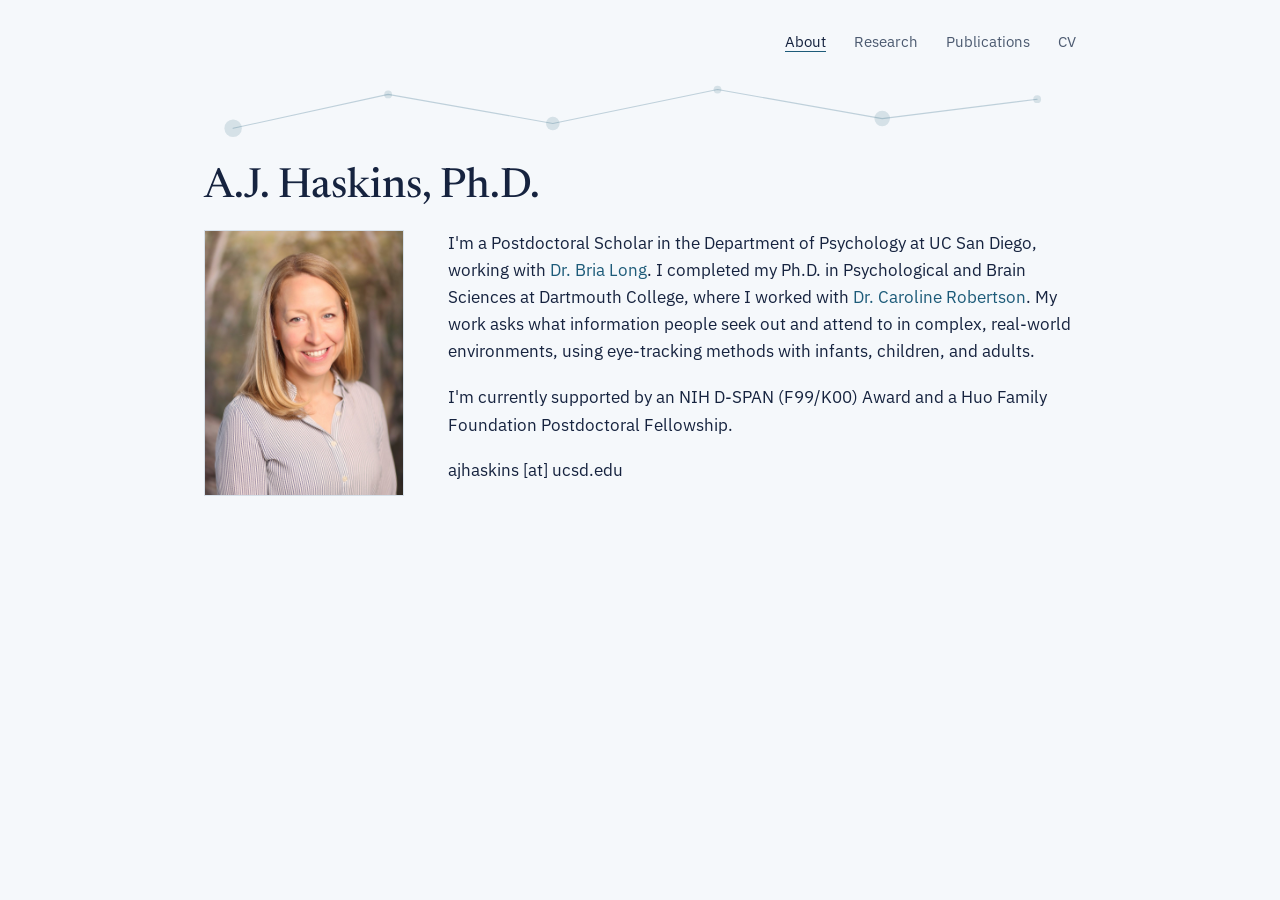
<file: index.html>
<!DOCTYPE html>
<html lang="en">
<head>
<meta charset="UTF-8">
<meta name="viewport" content="width=device-width, initial-scale=1.0">
<title>A.J. Haskins</title>
<meta name="description" content="A.J. Haskins, Ph.D. — Postdoctoral Scholar at UC San Diego studying naturalistic visual attention.">
<link rel="preconnect" href="https://fonts.googleapis.com">
<link rel="preconnect" href="https://fonts.gstatic.com" crossorigin>
<link href="https://fonts.googleapis.com/css2?family=Newsreader:ital,opsz,wght@0,6..72,400..500;1,6..72,400..500&family=IBM+Plex+Sans:wght@400;500;600&display=swap" rel="stylesheet">
<link rel="stylesheet" href="css/style.css?v=3">
</head>
<body>

<nav class="site-nav site-nav--home">
  <ul>
    <li><a href="index.html" aria-current="page">About</a></li>
    <li><a href="research.html">Research</a></li>
    <li><a href="publications.html">Publications</a></li>
    <li><a href="cv.html">CV</a></li>
  </ul>
</nav>

<main class="page">
  <div class="hero">

    <!-- Faint scanpath graphic: a stylized eye-tracking trace running
         across the gap between the nav and the title, drawn once on
         load. Purely decorative / behind the content. The viewBox
         aspect ratio matches its rendered box (see CSS) so the
         fixation circles scale uniformly instead of stretching into
         ellipses. -->
    <svg class="scanpath" viewBox="0 0 900 81" aria-hidden="true">
      <circle class="fix" cx="30" cy="55" r="9"></circle>
      <circle class="fix" cx="190" cy="20" r="4"></circle>
      <circle class="fix" cx="360" cy="50" r="7"></circle>
      <circle class="fix" cx="530" cy="15" r="4"></circle>
      <circle class="fix" cx="700" cy="45" r="8"></circle>
      <circle class="fix" cx="860" cy="25" r="4"></circle>
      <path d="M30,55 L190,20 L360,50 L530,15 L700,45 L860,25"></path>
    </svg>

    <h1>A.J. Haskins, Ph.D.</h1>

    <div class="hero-grid">
      <div class="hero-photo">
        <img src="images/headshot.jpg" alt="Portrait of A.J. Haskins" width="900" height="1200">
      </div>

      <div class="hero-text">
        <p>I'm a Postdoctoral Scholar in the Department of Psychology at UC San Diego, working with <a href="https://www.vislearnlab.org/">Dr. Bria Long</a>. I completed my Ph.D. in Psychological and Brain Sciences at Dartmouth College, where I worked with <a href="https://www.robertsonlab.com/">Dr. Caroline Robertson</a>. My work asks what information people seek out and attend to in complex, real-world environments, using eye-tracking methods with infants, children, and adults.</p>

        <p>I'm currently supported by an NIH D-SPAN (F99/K00) Award and a Huo Family Foundation Postdoctoral Fellowship.</p>

        <p>
          ajhaskins [at] ucsd.edu
        </p>
      </div>
    </div>
  </div>
</main>

</body>
</html>
</file>
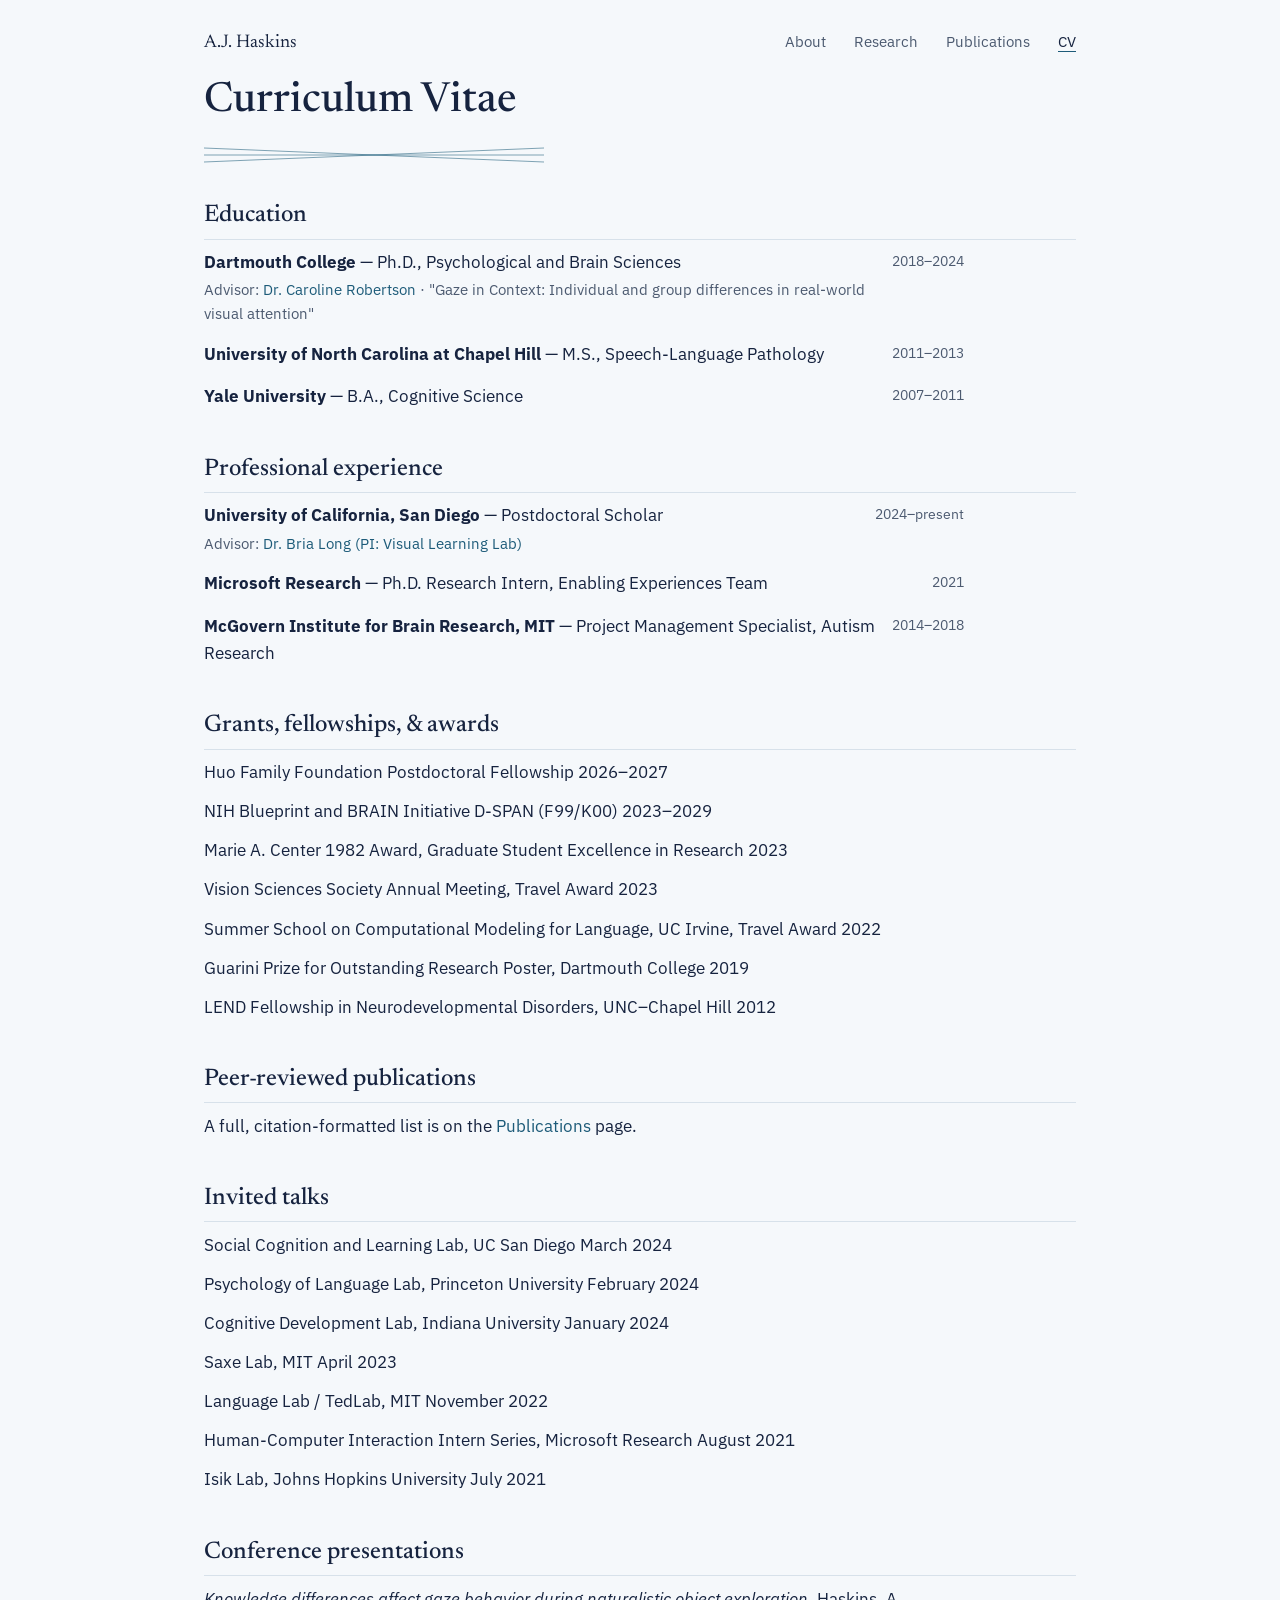
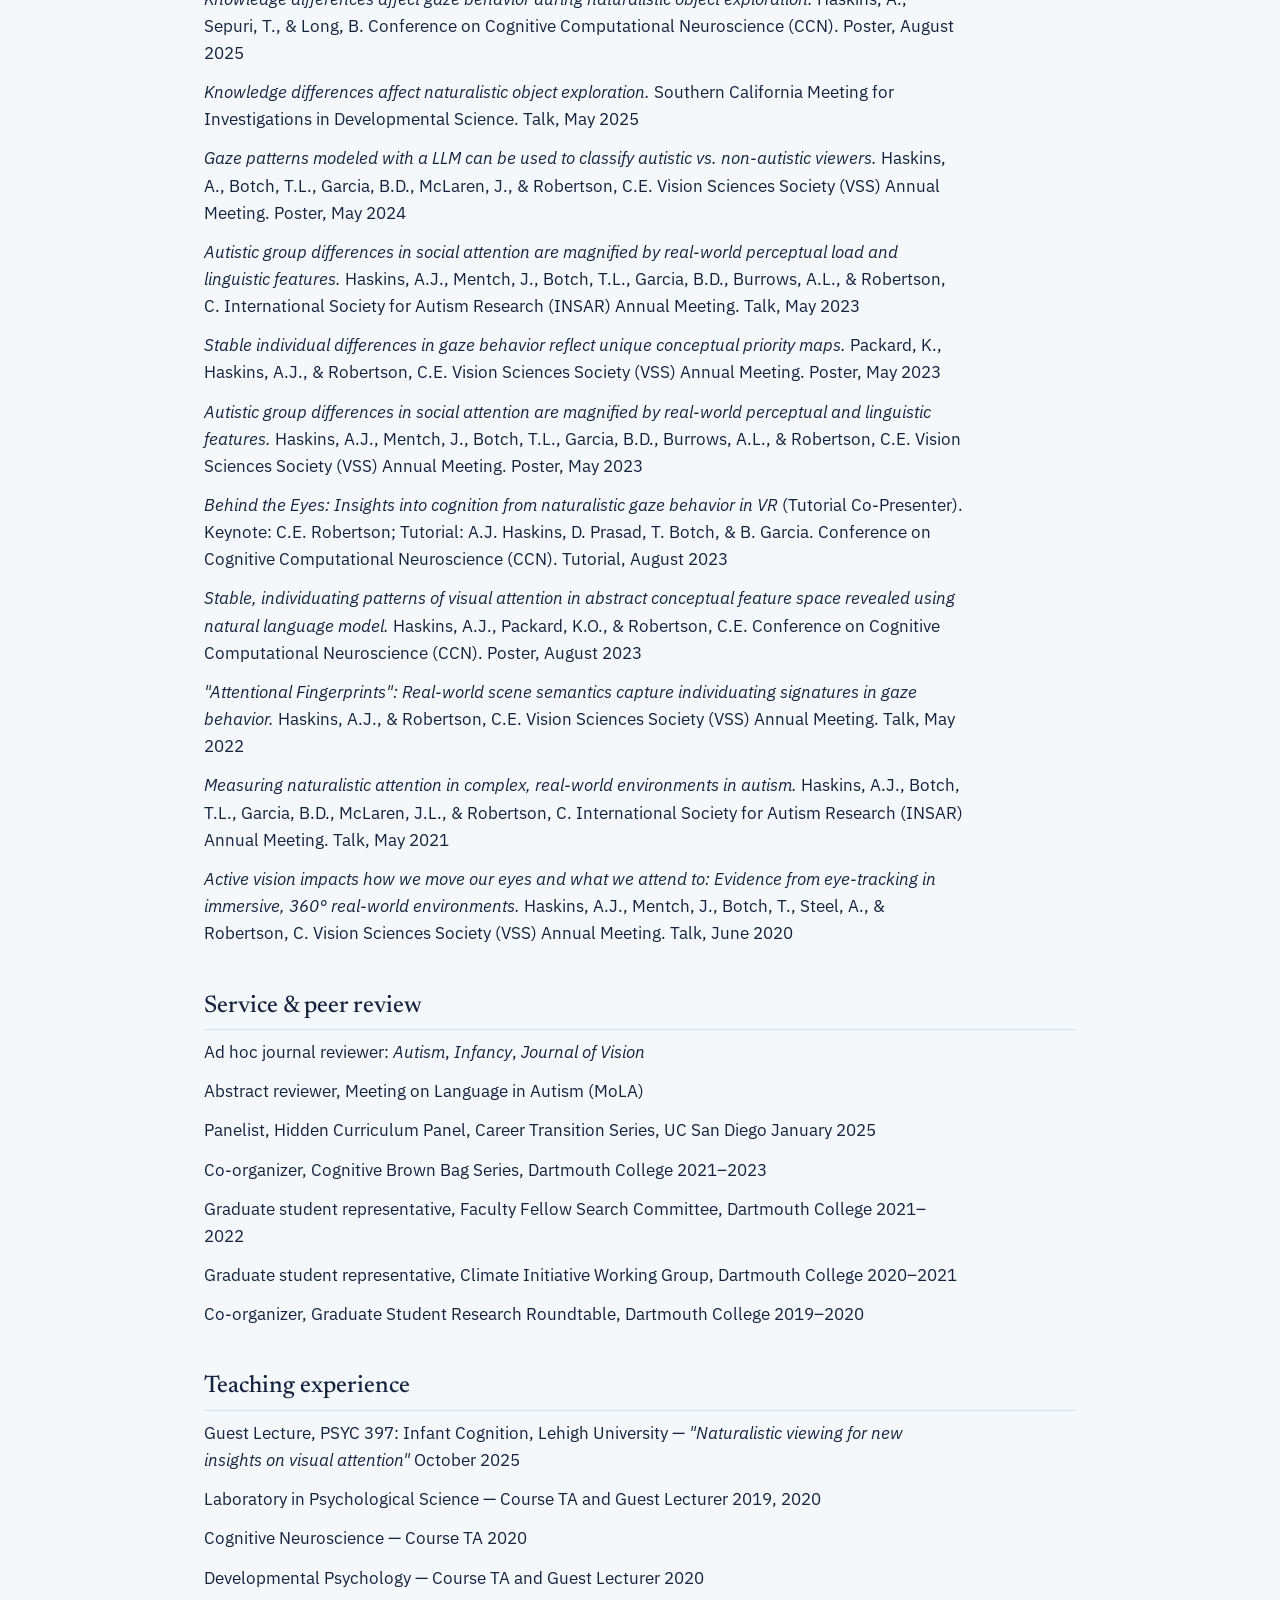
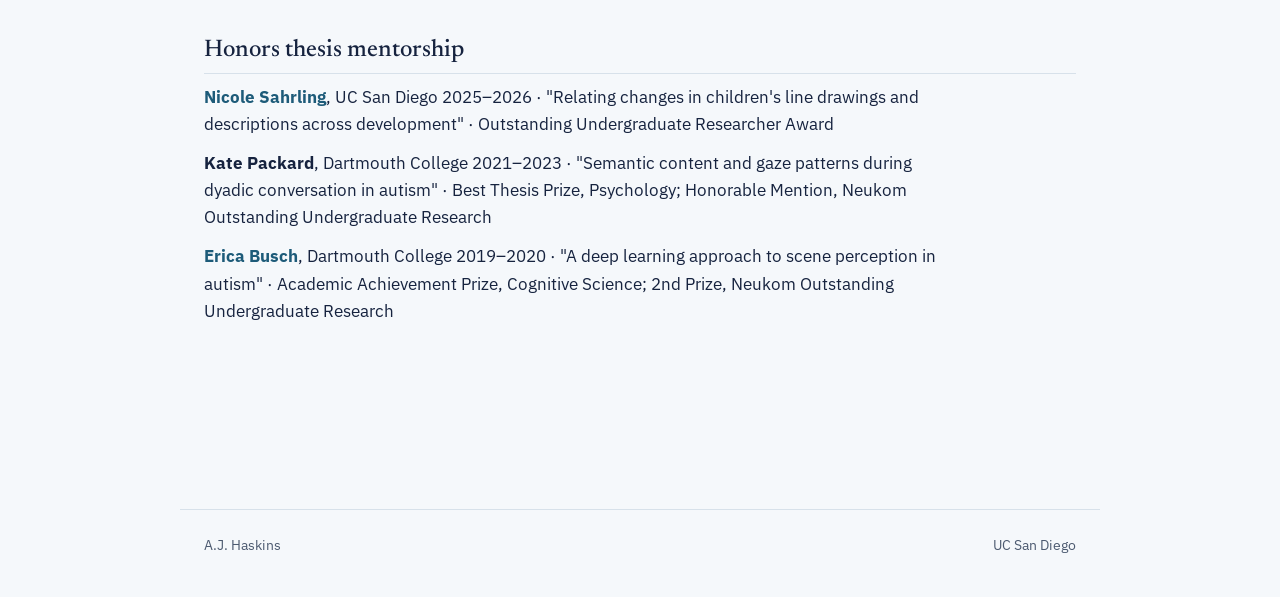
<file: cv.html>
<!DOCTYPE html>
<html lang="en">
<head>
<meta charset="UTF-8">
<meta name="viewport" content="width=device-width, initial-scale=1.0">
<title>CV — A.J. Haskins</title>
<link rel="preconnect" href="https://fonts.googleapis.com">
<link rel="preconnect" href="https://fonts.gstatic.com" crossorigin>
<link href="https://fonts.googleapis.com/css2?family=Newsreader:ital,opsz,wght@0,6..72,400..500;1,6..72,400..500&family=IBM+Plex+Sans:wght@400;500;600&display=swap" rel="stylesheet">
<link rel="stylesheet" href="css/style.css?v=3">
</head>
<body>

<nav class="site-nav">
  <a class="name" href="index.html">A.J. Haskins</a>
  <ul>
    <li><a href="index.html">About</a></li>
    <li><a href="research.html">Research</a></li>
    <li><a href="publications.html">Publications</a></li>
    <li><a href="cv.html" aria-current="page">CV</a></li>
  </ul>
</nav>

<main class="page">
  <h1>Curriculum Vitae</h1>

  <svg class="converge-divider" viewBox="0 0 340 20" aria-hidden="true">
    <path d="M0,3 L170,10 L340,17"></path>
    <path d="M0,10 L170,10 L340,3"></path>
    <path d="M0,17 L170,10 L340,10"></path>
  </svg>

  <div class="cv-section">
    <h2>Education</h2>
    <div class="cv-entry">
      <span class="desc"><strong>Dartmouth College</strong> — Ph.D., Psychological and Brain Sciences<span class="sub">Advisor: <a href="https://www.robertsonlab.com/">Dr. Caroline Robertson</a> · "Gaze in Context: Individual and group differences in real-world visual attention"</span></span>
      <span class="years">2018–2024</span>
    </div>
    <div class="cv-entry">
      <span class="desc"><strong>University of North Carolina at Chapel Hill</strong> — M.S., Speech-Language Pathology</span>
      <span class="years">2011–2013</span>
    </div>
    <div class="cv-entry">
      <span class="desc"><strong>Yale University</strong> — B.A., Cognitive Science</span>
      <span class="years">2007–2011</span>
    </div>
  </div>

  <div class="cv-section">
    <h2>Professional experience</h2>
    <div class="cv-entry">
      <span class="desc"><strong>University of California, San Diego</strong> — Postdoctoral Scholar<span class="sub">Advisor: <a href="https://www.vislearnlab.org/">Dr. Bria Long (PI: Visual Learning Lab)</a></span></span>
      <span class="years">2024–present</span>
    </div>
    <div class="cv-entry">
      <span class="desc"><strong>Microsoft Research</strong> — Ph.D. Research Intern, Enabling Experiences Team</span>
      <span class="years">2021</span>
    </div>
    <div class="cv-entry">
      <span class="desc"><strong>McGovern Institute for Brain Research, MIT</strong> — Project Management Specialist, Autism Research</span>
      <span class="years">2014–2018</span>
    </div>
  </div>

  <div class="cv-section">
    <h2>Grants, fellowships, &amp; awards</h2>
    <ul class="cv-list-plain">
      <li>Huo Family Foundation Postdoctoral Fellowship <span class="sub">2026–2027</span></li>
      <li>NIH Blueprint and BRAIN Initiative D-SPAN (F99/K00) <span class="sub">2023–2029</span></li>
      <li>Marie A. Center 1982 Award, Graduate Student Excellence in Research <span class="sub">2023</span></li>
      <li>Vision Sciences Society Annual Meeting, Travel Award <span class="sub">2023</span></li>
      <li>Summer School on Computational Modeling for Language, UC Irvine, Travel Award <span class="sub">2022</span></li>
      <li>Guarini Prize for Outstanding Research Poster, Dartmouth College <span class="sub">2019</span></li>
      <li>LEND Fellowship in Neurodevelopmental Disorders, UNC–Chapel Hill <span class="sub">2012</span></li>
    </ul>
  </div>

  <div class="cv-section">
    <h2>Peer-reviewed publications</h2>
    <p>A full, citation-formatted list is on the <a href="publications.html">Publications</a> page.</p>
  </div>

  <div class="cv-section">
    <h2>Invited talks</h2>
    <ul class="cv-list-plain">
      <li>Social Cognition and Learning Lab, UC San Diego <span class="sub">March 2024</span></li>
      <li>Psychology of Language Lab, Princeton University <span class="sub">February 2024</span></li>
      <li>Cognitive Development Lab, Indiana University <span class="sub">January 2024</span></li>
      <li>Saxe Lab, MIT <span class="sub">April 2023</span></li>
      <li>Language Lab / TedLab, MIT <span class="sub">November 2022</span></li>
      <li>Human-Computer Interaction Intern Series, Microsoft Research <span class="sub">August 2021</span></li>
      <li>Isik Lab, Johns Hopkins University <span class="sub">July 2021</span></li>
    </ul>
  </div>

  <div class="cv-section">
    <h2>Conference presentations</h2>
    <ul class="cv-list-plain">
      <li><em>Knowledge differences affect gaze behavior during naturalistic object exploration.</em> Haskins, A., Sepuri, T., &amp; Long, B. Conference on Cognitive Computational Neuroscience (CCN). <span class="sub">Poster, August 2025</span></li>
      <li><em>Knowledge differences affect naturalistic object exploration.</em> Southern California Meeting for Investigations in Developmental Science. <span class="sub">Talk, May 2025</span></li>
      <li><em>Gaze patterns modeled with a LLM can be used to classify autistic vs. non-autistic viewers.</em> Haskins, A., Botch, T.L., Garcia, B.D., McLaren, J., &amp; Robertson, C.E. Vision Sciences Society (VSS) Annual Meeting. <span class="sub">Poster, May 2024</span></li>
      <li><em>Autistic group differences in social attention are magnified by real-world perceptual load and linguistic features.</em> Haskins, A.J., Mentch, J., Botch, T.L., Garcia, B.D., Burrows, A.L., &amp; Robertson, C. International Society for Autism Research (INSAR) Annual Meeting. <span class="sub">Talk, May 2023</span></li>
      <li><em>Stable individual differences in gaze behavior reflect unique conceptual priority maps.</em> Packard, K., Haskins, A.J., &amp; Robertson, C.E. Vision Sciences Society (VSS) Annual Meeting. <span class="sub">Poster, May 2023</span></li>
      <li><em>Autistic group differences in social attention are magnified by real-world perceptual and linguistic features.</em> Haskins, A.J., Mentch, J., Botch, T.L., Garcia, B.D., Burrows, A.L., &amp; Robertson, C.E. Vision Sciences Society (VSS) Annual Meeting. <span class="sub">Poster, May 2023</span></li>
      <li><em>Behind the Eyes: Insights into cognition from naturalistic gaze behavior in VR</em> (Tutorial Co-Presenter). Keynote: C.E. Robertson; Tutorial: A.J. Haskins, D. Prasad, T. Botch, &amp; B. Garcia. Conference on Cognitive Computational Neuroscience (CCN). <span class="sub">Tutorial, August 2023</span></li>
      <li><em>Stable, individuating patterns of visual attention in abstract conceptual feature space revealed using natural language model.</em> Haskins, A.J., Packard, K.O., &amp; Robertson, C.E. Conference on Cognitive Computational Neuroscience (CCN). <span class="sub">Poster, August 2023</span></li>
      <li><em>"Attentional Fingerprints": Real-world scene semantics capture individuating signatures in gaze behavior.</em> Haskins, A.J., &amp; Robertson, C.E. Vision Sciences Society (VSS) Annual Meeting. <span class="sub">Talk, May 2022</span></li>
      <li><em>Measuring naturalistic attention in complex, real-world environments in autism.</em> Haskins, A.J., Botch, T.L., Garcia, B.D., McLaren, J.L., &amp; Robertson, C. International Society for Autism Research (INSAR) Annual Meeting. <span class="sub">Talk, May 2021</span></li>
      <li><em>Active vision impacts how we move our eyes and what we attend to: Evidence from eye-tracking in immersive, 360° real-world environments.</em> Haskins, A.J., Mentch, J., Botch, T., Steel, A., &amp; Robertson, C. Vision Sciences Society (VSS) Annual Meeting. <span class="sub">Talk, June 2020</span></li>
    </ul>
  </div>

  <div class="cv-section">
    <h2>Service &amp; peer review</h2>
    <ul class="cv-list-plain">
      <li>Ad hoc journal reviewer: <em>Autism</em>, <em>Infancy</em>, <em>Journal of Vision</em></li>
      <li>Abstract reviewer, Meeting on Language in Autism (MoLA)</li>
      <li>Panelist, Hidden Curriculum Panel, Career Transition Series, UC San Diego <span class="sub">January 2025</span></li>
      <li>Co-organizer, Cognitive Brown Bag Series, Dartmouth College <span class="sub">2021–2023</span></li>
      <li>Graduate student representative, Faculty Fellow Search Committee, Dartmouth College <span class="sub">2021–2022</span></li>
      <li>Graduate student representative, Climate Initiative Working Group, Dartmouth College <span class="sub">2020–2021</span></li>
      <li>Co-organizer, Graduate Student Research Roundtable, Dartmouth College <span class="sub">2019–2020</span></li>
    </ul>
  </div>

  <div class="cv-section">
    <h2>Teaching experience</h2>
    <ul class="cv-list-plain">
      <li>Guest Lecture, PSYC 397: Infant Cognition, Lehigh University — <em>"Naturalistic viewing for new insights on visual attention"</em> <span class="sub">October 2025</span></li>
      <li>Laboratory in Psychological Science — Course TA and Guest Lecturer <span class="sub">2019, 2020</span></li>
      <li>Cognitive Neuroscience — Course TA <span class="sub">2020</span></li>
      <li>Developmental Psychology — Course TA and Guest Lecturer <span class="sub">2020</span></li>
    </ul>
  </div>

  <div class="cv-section">
    <h2>Honors thesis mentorship</h2>
    <ul class="cv-list-plain">
      <li><strong><a href="https://nicolesahrling.github.io/">Nicole Sahrling</a></strong>, UC San Diego <span class="sub">2025–2026 · "Relating changes in children's line drawings and descriptions across development" · Outstanding Undergraduate Researcher Award</span></li>
      <li><strong>Kate Packard</strong>, Dartmouth College <span class="sub">2021–2023 · "Semantic content and gaze patterns during dyadic conversation in autism" · Best Thesis Prize, Psychology; Honorable Mention, Neukom Outstanding Undergraduate Research</span></li>
      <li><strong><a href="https://ericabusch.github.io/">Erica Busch</a></strong>, Dartmouth College <span class="sub">2019–2020 · "A deep learning approach to scene perception in autism" · Academic Achievement Prize, Cognitive Science; 2nd Prize, Neukom Outstanding Undergraduate Research</span></li>
    </ul>
  </div>

</main>

<footer class="site-footer">
  <span>A.J. Haskins</span>
  <span>UC San Diego</span>
</footer>

</body>
</html>
</file>
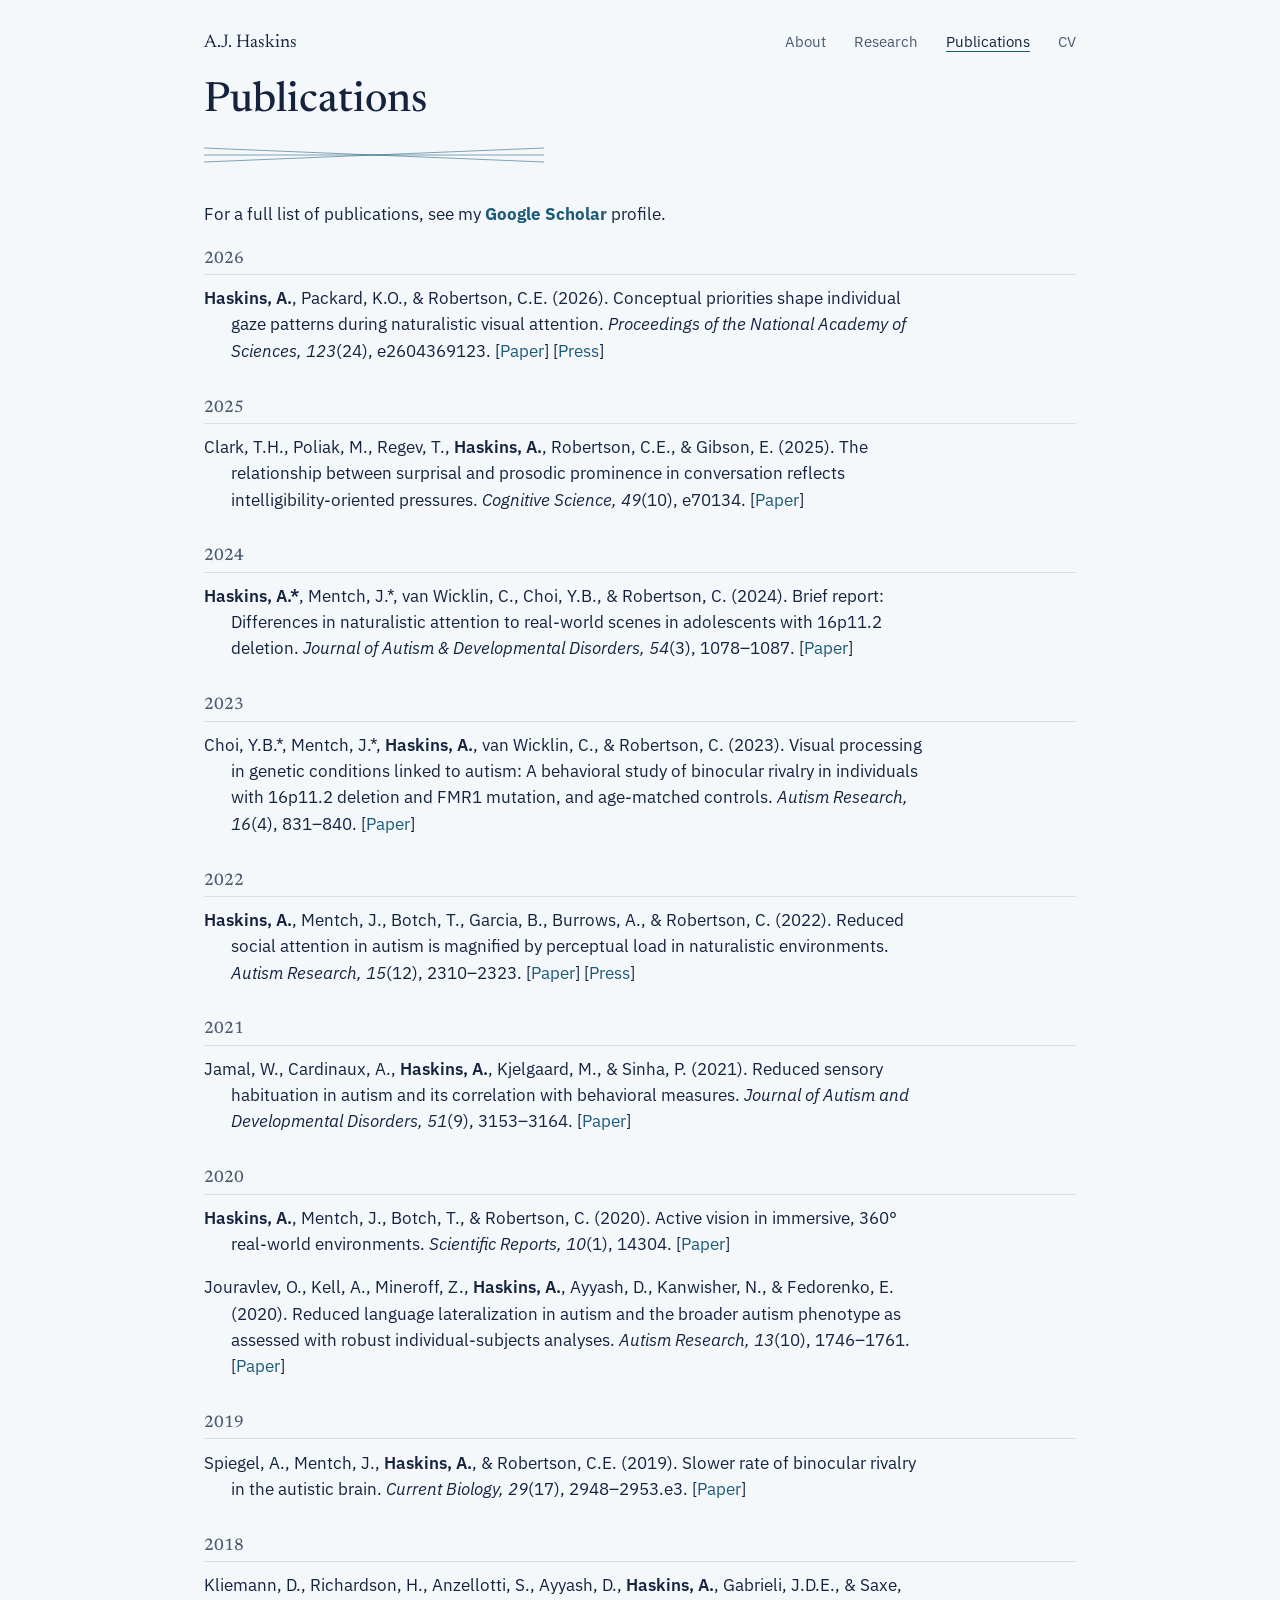
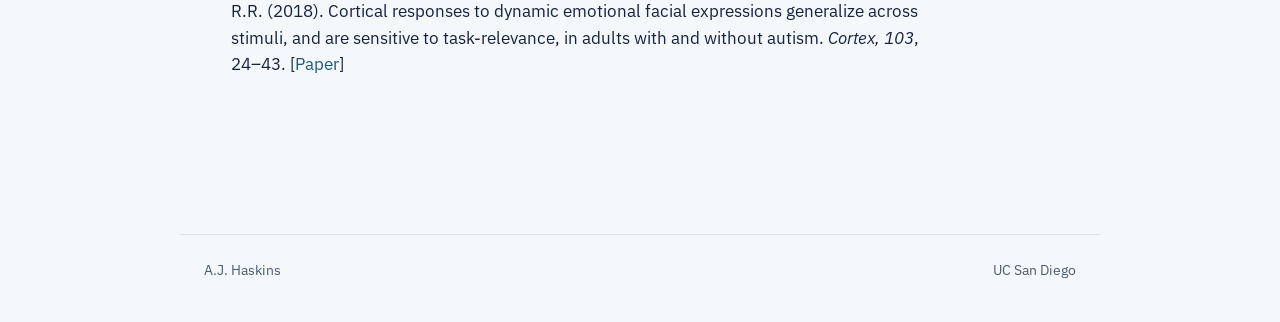
<file: publications.html>
<!DOCTYPE html>
<html lang="en">
<head>
<meta charset="UTF-8">
<meta name="viewport" content="width=device-width, initial-scale=1.0">
<title>Publications — A.J. Haskins</title>
<link rel="preconnect" href="https://fonts.googleapis.com">
<link rel="preconnect" href="https://fonts.gstatic.com" crossorigin>
<link href="https://fonts.googleapis.com/css2?family=Newsreader:ital,opsz,wght@0,6..72,400..500;1,6..72,400..500&family=IBM+Plex+Sans:wght@400;500;600&display=swap" rel="stylesheet">
<link rel="stylesheet" href="css/style.css?v=3">
</head>
<body>

<nav class="site-nav">
  <a class="name" href="index.html">A.J. Haskins</a>
  <ul>
    <li><a href="index.html">About</a></li>
    <li><a href="research.html">Research</a></li>
    <li><a href="publications.html" aria-current="page">Publications</a></li>
    <li><a href="cv.html">CV</a></li>
  </ul>
</nav>

<main class="page">
  <h1>Publications</h1>

  <svg class="converge-divider" viewBox="0 0 340 20" aria-hidden="true">
    <path d="M0,3 L170,10 L340,17"></path>
    <path d="M0,10 L170,10 L340,3"></path>
    <path d="M0,17 L170,10 L340,10"></path>
  </svg>

  <p>For a full list of publications, see my <a href="https://scholar.google.com/citations?user=YS5JJkMAAAAJ&hl=en"><strong>Google Scholar</strong></a> profile.</p>

  <h2 class="pub-year">2026</h2>
  <ul class="pub-list">
    <li><span class="me">Haskins, A.</span>, Packard, K.O., &amp; Robertson, C.E. (2026). Conceptual priorities shape individual gaze patterns during naturalistic visual attention. <span class="venue">Proceedings of the National Academy of Sciences, 123</span>(24), e2604369123. [<a href="https://www.pnas.org/doi/10.1073/pnas.2604369123">Paper</a>] [<a href="https://fas.dartmouth.edu/news/2026/06/your-gaze-has-signature">Press</a>]</li>
  </ul>

  <h2 class="pub-year">2025</h2>
  <ul class="pub-list">
    <li>Clark, T.H., Poliak, M., Regev, T., <span class="me">Haskins, A.</span>, Robertson, C.E., &amp; Gibson, E. (2025). The relationship between surprisal and prosodic prominence in conversation reflects intelligibility-oriented pressures. <span class="venue">Cognitive Science, 49</span>(10), e70134. [<a href="https://onlinelibrary.wiley.com/doi/full/10.1111/cogs.70134">Paper</a>]</li>
  </ul>

  <h2 class="pub-year">2024</h2>
  <ul class="pub-list">
    <li><span class="me">Haskins, A.*</span>, Mentch, J.*, van Wicklin, C., Choi, Y.B., &amp; Robertson, C. (2024). Brief report: Differences in naturalistic attention to real-world scenes in adolescents with 16p11.2 deletion. <span class="venue">Journal of Autism &amp; Developmental Disorders, 54</span>(3), 1078–1087. [<a href="https://link.springer.com/article/10.1007/s10803-022-05850-2">Paper</a>]</li>
  </ul>

  <h2 class="pub-year">2023</h2>
  <ul class="pub-list">
    <li>Choi, Y.B.*, Mentch, J.*, <span class="me">Haskins, A.</span>, van Wicklin, C., &amp; Robertson, C. (2023). Visual processing in genetic conditions linked to autism: A behavioral study of binocular rivalry in individuals with 16p11.2 deletion and FMR1 mutation, and age-matched controls. <span class="venue">Autism Research, 16</span>(4), 831–840. [<a href="https://onlinelibrary.wiley.com/doi/abs/10.1002/aur.2901">Paper</a>]</li>
  </ul>

  <h2 class="pub-year">2022</h2>
  <ul class="pub-list">
    <li><span class="me">Haskins, A.</span>, Mentch, J., Botch, T., Garcia, B., Burrows, A., &amp; Robertson, C. (2022). Reduced social attention in autism is magnified by perceptual load in naturalistic environments. <span class="venue">Autism Research, 15</span>(12), 2310–2323. [<a href="https://onlinelibrary.wiley.com/doi/full/10.1002/aur.2829">Paper</a>] [<a href="https://www.thetransmitter.org/spectrum/virtual-reality-system-tracks-eye-gaze-in-real-world-settings/">Press</a>]</li>
  </ul>

  <h2 class="pub-year">2021</h2>
  <ul class="pub-list">
    <li>Jamal, W., Cardinaux, A., <span class="me">Haskins, A.</span>, Kjelgaard, M., &amp; Sinha, P. (2021). Reduced sensory habituation in autism and its correlation with behavioral measures. <span class="venue">Journal of Autism and Developmental Disorders, 51</span>(9), 3153–3164. [<a href="https://link.springer.com/article/10.1007/s10803-020-04780-1">Paper</a>]</li>
  </ul>

  <h2 class="pub-year">2020</h2>
  <ul class="pub-list">
    <li><span class="me">Haskins, A.</span>, Mentch, J., Botch, T., &amp; Robertson, C. (2020). Active vision in immersive, 360° real-world environments. <span class="venue">Scientific Reports, 10</span>(1), 14304. [<a href="https://www.nature.com/articles/s41598-020-71125-4">Paper</a>]</li>
    <li>Jouravlev, O., Kell, A., Mineroff, Z., <span class="me">Haskins, A.</span>, Ayyash, D., Kanwisher, N., &amp; Fedorenko, E. (2020). Reduced language lateralization in autism and the broader autism phenotype as assessed with robust individual-subjects analyses. <span class="venue">Autism Research, 13</span>(10), 1746–1761. [<a href="https://onlinelibrary.wiley.com/doi/abs/10.1002/aur.2393">Paper</a>]</li>
  </ul>

  <h2 class="pub-year">2019</h2>
  <ul class="pub-list">
    <li>Spiegel, A., Mentch, J., <span class="me">Haskins, A.</span>, &amp; Robertson, C.E. (2019). Slower rate of binocular rivalry in the autistic brain. <span class="venue">Current Biology, 29</span>(17), 2948–2953.e3. [<a href="https://www.cell.com/current-biology/fulltext/S0960-9822(19)30871-1">Paper</a>]</li>
  </ul>

  <h2 class="pub-year">2018</h2>
  <ul class="pub-list">
    <li>Kliemann, D., Richardson, H., Anzellotti, S., Ayyash, D., <span class="me">Haskins, A.</span>, Gabrieli, J.D.E., &amp; Saxe, R.R. (2018). Cortical responses to dynamic emotional facial expressions generalize across stimuli, and are sensitive to task-relevance, in adults with and without autism. <span class="venue">Cortex, 103</span>, 24–43. [<a href="https://www.sciencedirect.com/science/article/pii/S0010945218300443">Paper</a>]</li>
  </ul>

</main>

<footer class="site-footer">
  <span>A.J. Haskins</span>
  <span>UC San Diego</span>
</footer>

</body>
</html>
</file>
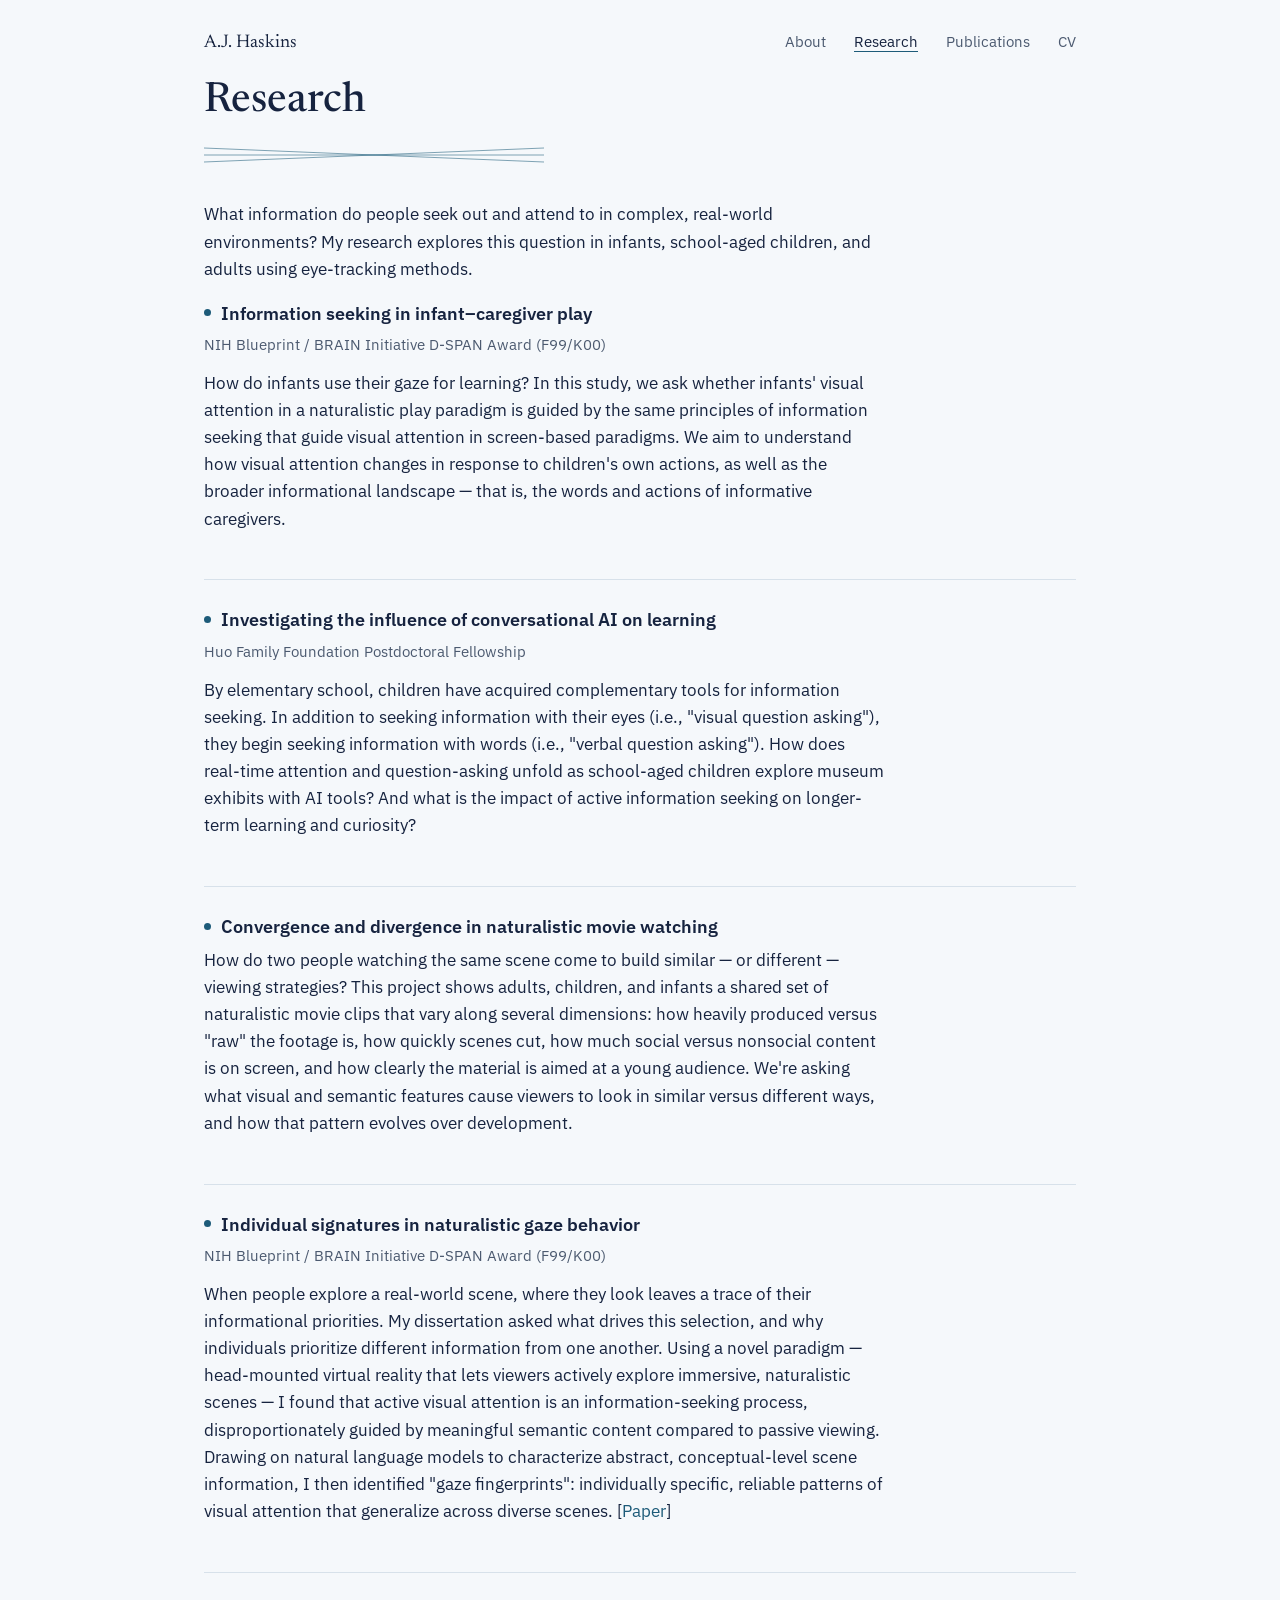
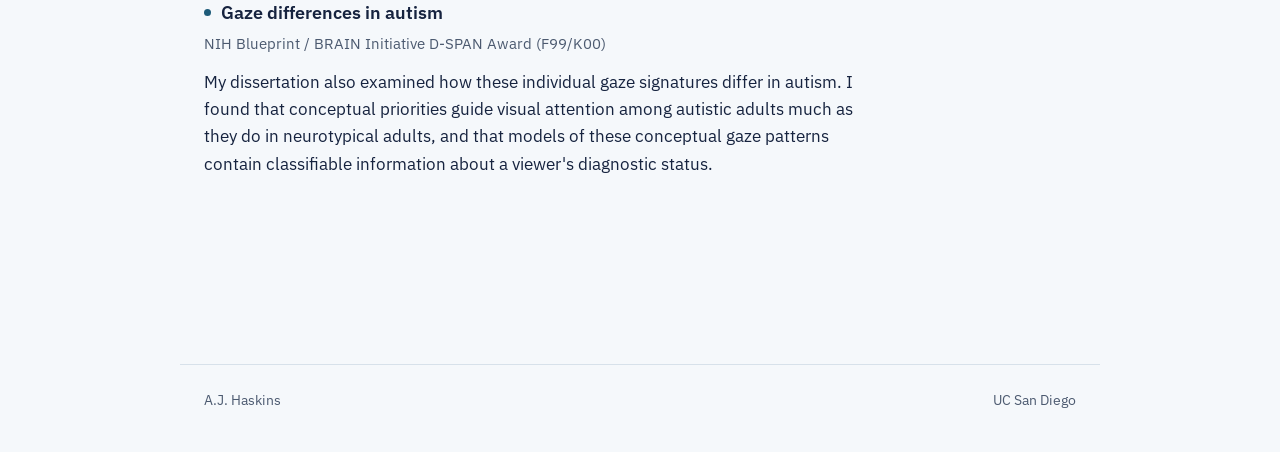
<file: research.html>
<!DOCTYPE html>
<html lang="en">
<head>
<meta charset="UTF-8">
<meta name="viewport" content="width=device-width, initial-scale=1.0">
<title>Research — A.J. Haskins</title>
<link rel="preconnect" href="https://fonts.googleapis.com">
<link rel="preconnect" href="https://fonts.gstatic.com" crossorigin>
<link href="https://fonts.googleapis.com/css2?family=Newsreader:ital,opsz,wght@0,6..72,400..500;1,6..72,400..500&family=IBM+Plex+Sans:wght@400;500;600&display=swap" rel="stylesheet">
<link rel="stylesheet" href="css/style.css?v=3">
</head>
<body>

<nav class="site-nav">
  <a class="name" href="index.html">A.J. Haskins</a>
  <ul>
    <li><a href="index.html">About</a></li>
    <li><a href="research.html" aria-current="page">Research</a></li>
    <li><a href="publications.html">Publications</a></li>
    <li><a href="cv.html">CV</a></li>
  </ul>
</nav>

<main class="page">
  <h1>Research</h1>

  <svg class="converge-divider" viewBox="0 0 340 20" aria-hidden="true">
    <path d="M0,3 L170,10 L340,17"></path>
    <path d="M0,10 L170,10 L340,3"></path>
    <path d="M0,17 L170,10 L340,10"></path>
  </svg>

  <p>What information do people seek out and attend to in complex, real-world environments? My research explores this question in infants, school-aged children, and adults using eye-tracking methods.</p>

  <section class="project">
    <h3><span class="project-marker"></span>Information seeking in infant–caregiver play</h3>
    <p class="funding">NIH Blueprint / BRAIN Initiative D-SPAN Award (F99/K00)</p>

    <p>How do infants use their gaze for learning? In this study, we ask whether infants' visual attention in a naturalistic play paradigm is guided by the same principles of information seeking that guide visual attention in screen-based paradigms. We aim to understand how visual attention changes in response to children's own actions, as well as the broader informational landscape — that is, the words and actions of informative caregivers.</p>
  </section>

  <section class="project">
    <h3><span class="project-marker"></span>Investigating the influence of conversational AI on learning</h3>
    <p class="funding">Huo Family Foundation Postdoctoral Fellowship</p>

    <p>By elementary school, children have acquired complementary tools for information seeking. In addition to seeking information with their eyes (i.e., "visual question asking"), they begin seeking information with words (i.e., "verbal question asking"). How does real-time attention and question-asking unfold as school-aged children explore museum exhibits with AI tools? And what is the impact of active information seeking on longer-term learning and curiosity?</p>
  </section>

  <section class="project">
    <h3><span class="project-marker"></span>Convergence and divergence in naturalistic movie watching</h3>

    <p>How do two people watching the same scene come to build similar — or different — viewing strategies? This project shows adults, children, and infants a shared set of naturalistic movie clips that vary along several dimensions: how heavily produced versus "raw" the footage is, how quickly scenes cut, how much social versus nonsocial content is on screen, and how clearly the material is aimed at a young audience. We're asking what visual and semantic features cause viewers to look in similar versus different ways, and how that pattern evolves over development.</p>
  </section>

  <section class="project">
    <h3><span class="project-marker"></span>Individual signatures in naturalistic gaze behavior</h3>
    <p class="funding">NIH Blueprint / BRAIN Initiative D-SPAN Award (F99/K00)</p>

    <p>When people explore a real-world scene, where they look leaves a trace of their informational priorities. My dissertation asked what drives this selection, and why individuals prioritize different information from one another. Using a novel paradigm — head-mounted virtual reality that lets viewers actively explore immersive, naturalistic scenes — I found that active visual attention is an information-seeking process, disproportionately guided by meaningful semantic content compared to passive viewing. Drawing on natural language models to characterize abstract, conceptual-level scene information, I then identified "gaze fingerprints": individually specific, reliable patterns of visual attention that generalize across diverse scenes. [<a href="https://www.pnas.org/doi/10.1073/pnas.2604369123">Paper</a>]</p>
  </section>

  <section class="project">
    <h3><span class="project-marker"></span>Gaze differences in autism</h3>
    <p class="funding">NIH Blueprint / BRAIN Initiative D-SPAN Award (F99/K00)</p>

    <p>My dissertation also examined how these individual gaze signatures differ in autism. I found that conceptual priorities guide visual attention among autistic adults much as they do in neurotypical adults, and that models of these conceptual gaze patterns contain classifiable information about a viewer's diagnostic status.</p>
  </section>
</main>

<footer class="site-footer">
  <span>A.J. Haskins</span>
  <span>UC San Diego</span>
</footer>

</body>
</html>
</file>
<file: css/style.css>
/* =========================================================
   Amanda Haskins — academic site
   Design tokens: deep, muted blues (deliberately not
   pastel/"Carolina" blue) + a serif/sans pairing.
   ========================================================= */

:root {
  /* Color */
  --ink: #16233F;          /* headings, primary text */
  --ink-soft: #4C5A70;     /* secondary text, captions */
  --paper: #F5F8FB;        /* page background */
  --paper-raised: #FFFFFF; /* headshot mount, raised surfaces */
  --accent: #1D5B79;       /* links, active states — deep teal-blue */
  --accent-deep: #123449;  /* hover / pressed */
  --line: #D7E1EA;         /* hairline dividers */

  /* Type */
  --font-display: "Newsreader", "Iowan Old Style", serif;
  --font-body: "IBM Plex Sans", -apple-system, "Segoe UI", sans-serif;

  /* Layout */
  --content-width: 760px;
  --wide-width: 920px;
  --gutter: 24px;
}

* { box-sizing: border-box; }

html {
  scroll-behavior: smooth;
}

body {
  margin: 0;
  background: var(--paper);
  color: var(--ink);
  font-family: var(--font-body);
  font-size: 17px;
  line-height: 1.6;
  -webkit-font-smoothing: antialiased;
}

a {
  color: var(--accent);
  text-decoration: none;
  border-bottom: 1px solid transparent;
  transition: border-color 0.15s ease, color 0.15s ease;
}
a:hover, a:focus {
  border-bottom-color: currentColor;
}
a:focus-visible {
  outline: 2px solid var(--accent);
  outline-offset: 2px;
  border-radius: 2px;
}

h1, h2, h3 {
  font-family: var(--font-display);
  color: var(--ink);
  font-weight: 500;
  line-height: 1.2;
  margin: 0 0 0.4em;
}

h1 { font-size: clamp(2rem, 4vw, 2.6rem); font-weight: 480; }
h2 { font-size: 1.5rem; margin-top: 2.4em; }
h3 { font-size: 1.15rem; font-weight: 600; font-family: var(--font-body); }

p { margin: 0 0 1.1em; max-width: 68ch; }

.eyebrow-none { /* deliberately no tracked-out eyebrow labels site-wide */ }

/* ---------- Layout shell ---------- */

.page {
  max-width: var(--wide-width);
  margin: 0 auto;
  padding: 0 var(--gutter) 80px;
}

/* ---------- Nav ---------- */

.site-nav {
  max-width: var(--wide-width);
  margin: 0 auto;
  padding: 28px var(--gutter) 20px;
  display: flex;
  justify-content: space-between;
  align-items: baseline;
  flex-wrap: wrap;
  gap: 12px;
}

.site-nav .name {
  font-family: var(--font-display);
  font-size: 1.15rem;
  color: var(--ink);
  border-bottom: none;
}
.site-nav .name:hover { color: var(--accent); }

/* Home page nav has no name/logo (the h1 below already carries it),
   so just push the menu to the right where it normally sits. */
.site-nav--home { justify-content: flex-end; }

.site-nav ul {
  list-style: none;
  display: flex;
  gap: 28px;
  margin: 0;
  padding: 0;
}

.site-nav a {
  color: var(--ink-soft);
  font-size: 0.95rem;
}
.site-nav a[aria-current="page"] {
  color: var(--ink);
  border-bottom-color: var(--accent);
}

/* ---------- Convergence / divergence divider ----------
   A small recurring motif: lines that meet at a point,
   then separate again. Used once per page, under the
   title — not repeated as decoration elsewhere. */

.converge-divider {
  width: 100%;
  max-width: 340px;
  height: 20px;
  margin: 18px 0 36px;
  display: block;
}
.converge-divider path {
  fill: none;
  stroke: var(--accent);
  stroke-width: 1;
  opacity: 0.55;
}

/* ---------- Hero (About page) ---------- */

.hero {
  position: relative;
  padding-top: clamp(40px, 9vw, 88px);
}

.hero-grid {
  display: grid;
  grid-template-columns: 200px 1fr;
  gap: 44px;
  align-items: start;
  margin-top: 8px;
}

.hero-photo {
  width: 100%;
  aspect-ratio: 3/4;
  overflow: hidden;
  background: var(--paper-raised);
  border: 1px solid var(--line);
}
.hero-photo img {
  width: 100%;
  height: 100%;
  object-fit: cover;
  display: block;
}

.hero-text .role {
  color: var(--ink-soft);
  font-size: 1.02rem;
  margin-bottom: 1.6em;
}

/* Faint scanpath, drawn on load: a single horizontal-ish trace that
   runs across the gap between the nav and the title. It's sized by
   width alone (height: auto), so it scales uniformly with the
   viewport at its viewBox's own aspect ratio — no independent x/y
   stretching, so the fixation circles never distort into ellipses.
   .hero's top padding (above) is sized to match, so it's confined
   to that gap and can't reach the nav or the title. */
.scanpath {
  position: absolute;
  top: 0;
  left: 0;
  right: 0;
  width: 100%;
  height: auto;
  z-index: -1;
  opacity: 0.9;
  pointer-events: none;
  display: block;
}
.scanpath .fix {
  fill: var(--accent);
  opacity: 0.16;
}
.scanpath path {
  fill: none;
  stroke: var(--accent);
  stroke-width: 1.1;
  stroke-linecap: round;
  opacity: 0.28;
  stroke-dasharray: 900;
  stroke-dashoffset: 900;
  animation: draw-scanpath 2.4s ease-out 0.2s forwards;
}

@keyframes draw-scanpath {
  to { stroke-dashoffset: 0; }
}

@media (prefers-reduced-motion: reduce) {
  .scanpath path {
    animation: none;
    stroke-dashoffset: 0;
  }
}

@media (max-width: 640px) {
  .scanpath { display: none; }
  .hero-grid {
    grid-template-columns: 1fr;
  }
  .hero-photo { max-width: 220px; }
}

/* ---------- Section blocks (Research) ---------- */

.project {
  padding: 28px 0;
  border-top: 1px solid var(--line);
}
.project:first-of-type { border-top: none; padding-top: 0; }

.project-marker {
  display: inline-block;
  width: 7px;
  height: 7px;
  border-radius: 50%;
  background: var(--accent);
  margin-right: 10px;
  vertical-align: middle;
  transform: translateY(-2px);
}

.project h3 { margin-bottom: 0.5em; }
.project .funding {
  color: var(--ink-soft);
  font-size: 0.92rem;
  margin-bottom: 0.9em;
}

.aims {
  margin: 1em 0 0;
  padding-left: 0;
  list-style: none;
}
.aims li {
  padding-left: 1.4em;
  position: relative;
  margin-bottom: 0.8em;
  max-width: 66ch;
}
.aims li::before {
  content: "";
  position: absolute;
  left: 0;
  top: 0.55em;
  width: 6px;
  height: 1px;
  background: var(--ink-soft);
}
.aims strong { font-weight: 600; }

/* ---------- Publications ---------- */

.pub-year {
  font-family: var(--font-display);
  color: var(--ink-soft);
  font-size: 1.05rem;
  margin-top: 2em;
  margin-bottom: 0.6em;
  border-bottom: 1px solid var(--line);
  padding-bottom: 0.3em;
}
.pub-year:first-of-type { margin-top: 1.2em; }

.pub-list {
  list-style: none;
  margin: 0 0 0.4em;
  padding: 0;
}
.pub-list li {
  margin-bottom: 1em;
  padding-left: 1.6em;
  text-indent: -1.6em;
  max-width: 72ch;
  line-height: 1.55;
}
.pub-list .me { font-weight: 600; }
.pub-list .venue { font-style: italic; }

/* ---------- CV page ---------- */

.cv-section {
  margin-bottom: 2.6em;
}
.cv-section h2 {
  margin-top: 0;
  border-bottom: 1px solid var(--line);
  padding-bottom: 0.35em;
}
.cv-entry {
  display: grid;
  grid-template-columns: 1fr auto;
  gap: 12px;
  margin-bottom: 0.9em;
  max-width: 76ch;
}
.cv-entry .desc { min-width: 0; }
.cv-entry .years {
  color: var(--ink-soft);
  font-size: 0.9rem;
  white-space: nowrap;
}
.cv-entry .sub {
  color: var(--ink-soft);
  font-size: 0.92rem;
  display: block;
  margin-top: 2px;
}
.cv-list-plain {
  margin: 0;
  padding: 0;
  list-style: none;
}
.cv-list-plain li {
  margin-bottom: 0.7em;
  max-width: 76ch;
}

/* ---------- Footer ---------- */

.site-footer {
  max-width: var(--wide-width);
  margin: 60px auto 0;
  padding: 24px var(--gutter) 40px;
  border-top: 1px solid var(--line);
  color: var(--ink-soft);
  font-size: 0.88rem;
  display: flex;
  justify-content: space-between;
  flex-wrap: wrap;
  gap: 10px;
}
</file>
